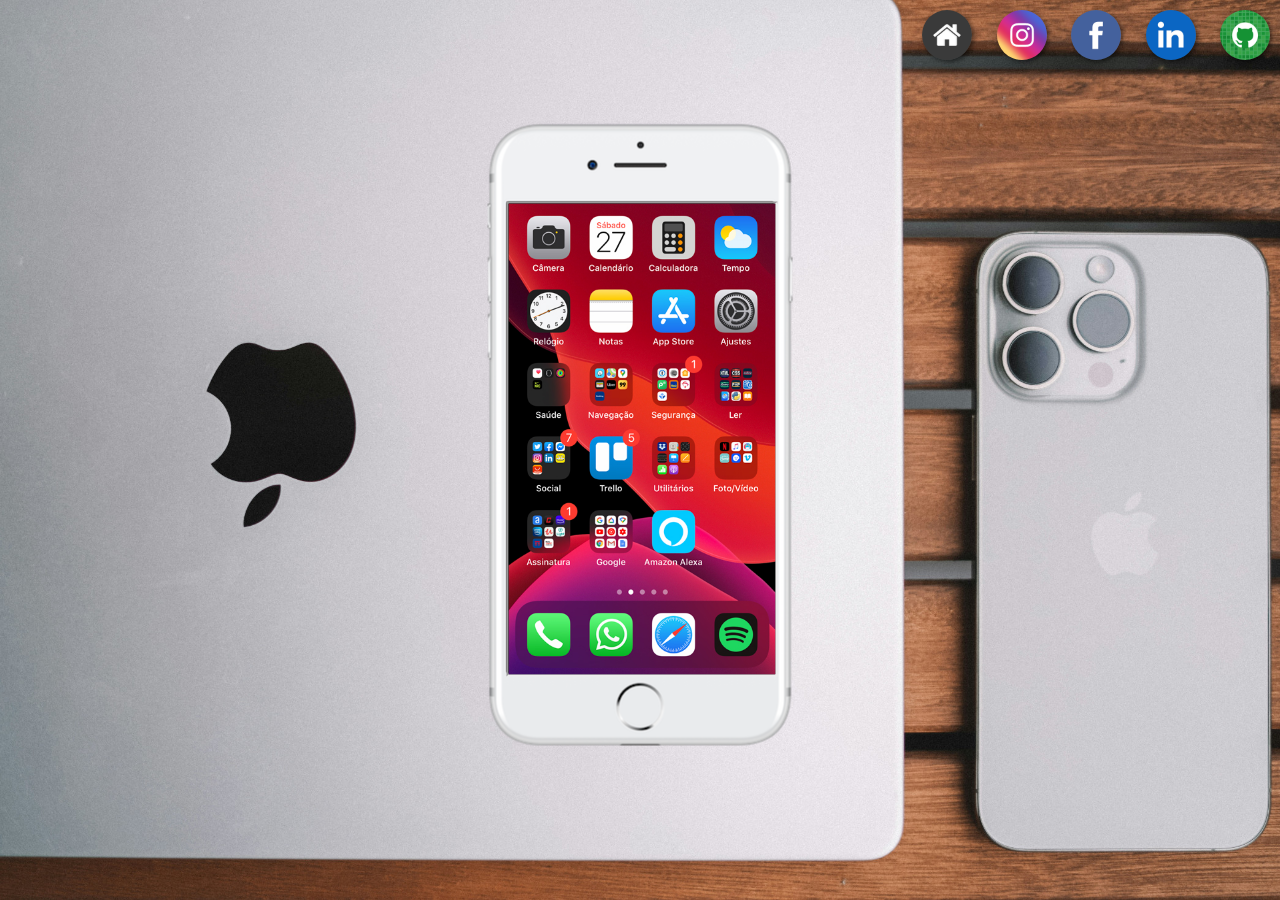
<file: index.html>
<!DOCTYPE html>
<html lang="en">
<head>
    <meta charset="UTF-8">
    <meta name="viewport" content="width=device-width, initial-scale=1.0">
    <title>Prazer,Gabriel</title>
    <link rel="shortcut icon" href="favicon7.ico" type="image/x-icon">
    <link rel="stylesheet" href="estilo/style.css">
</head>
<body>
    <main>
        <section id="telefone">
            <iframe src="home.html" name="tela" id="tela"></iframe>

        </section>
        <section id="redes-sociais">
            <a href="home.html" target="tela"><img src="imagens/Logo/logo-home.jpg" alt="home"></a>
            <a href="instagram.html" target="tela"><img src="imagens/Logo/logo-instagram.jpg" alt="Instagram"></a>
            <a href="facebook.html" target="tela"><img src="imagens/Logo/logo-facebook.jpg" alt="Facebook"></a>
            <a href="linkedin.html" target="tela"><img src="imagens/Logo/logo-linkedin4.jpg" alt="Linkedin"></a>
            <a href="github.html" target="tela"><img src="imagens/Logo/logo-github.jpg" alt="GitHub"></a><br>

        </section>
    </main>
</body>
</html>
</file>
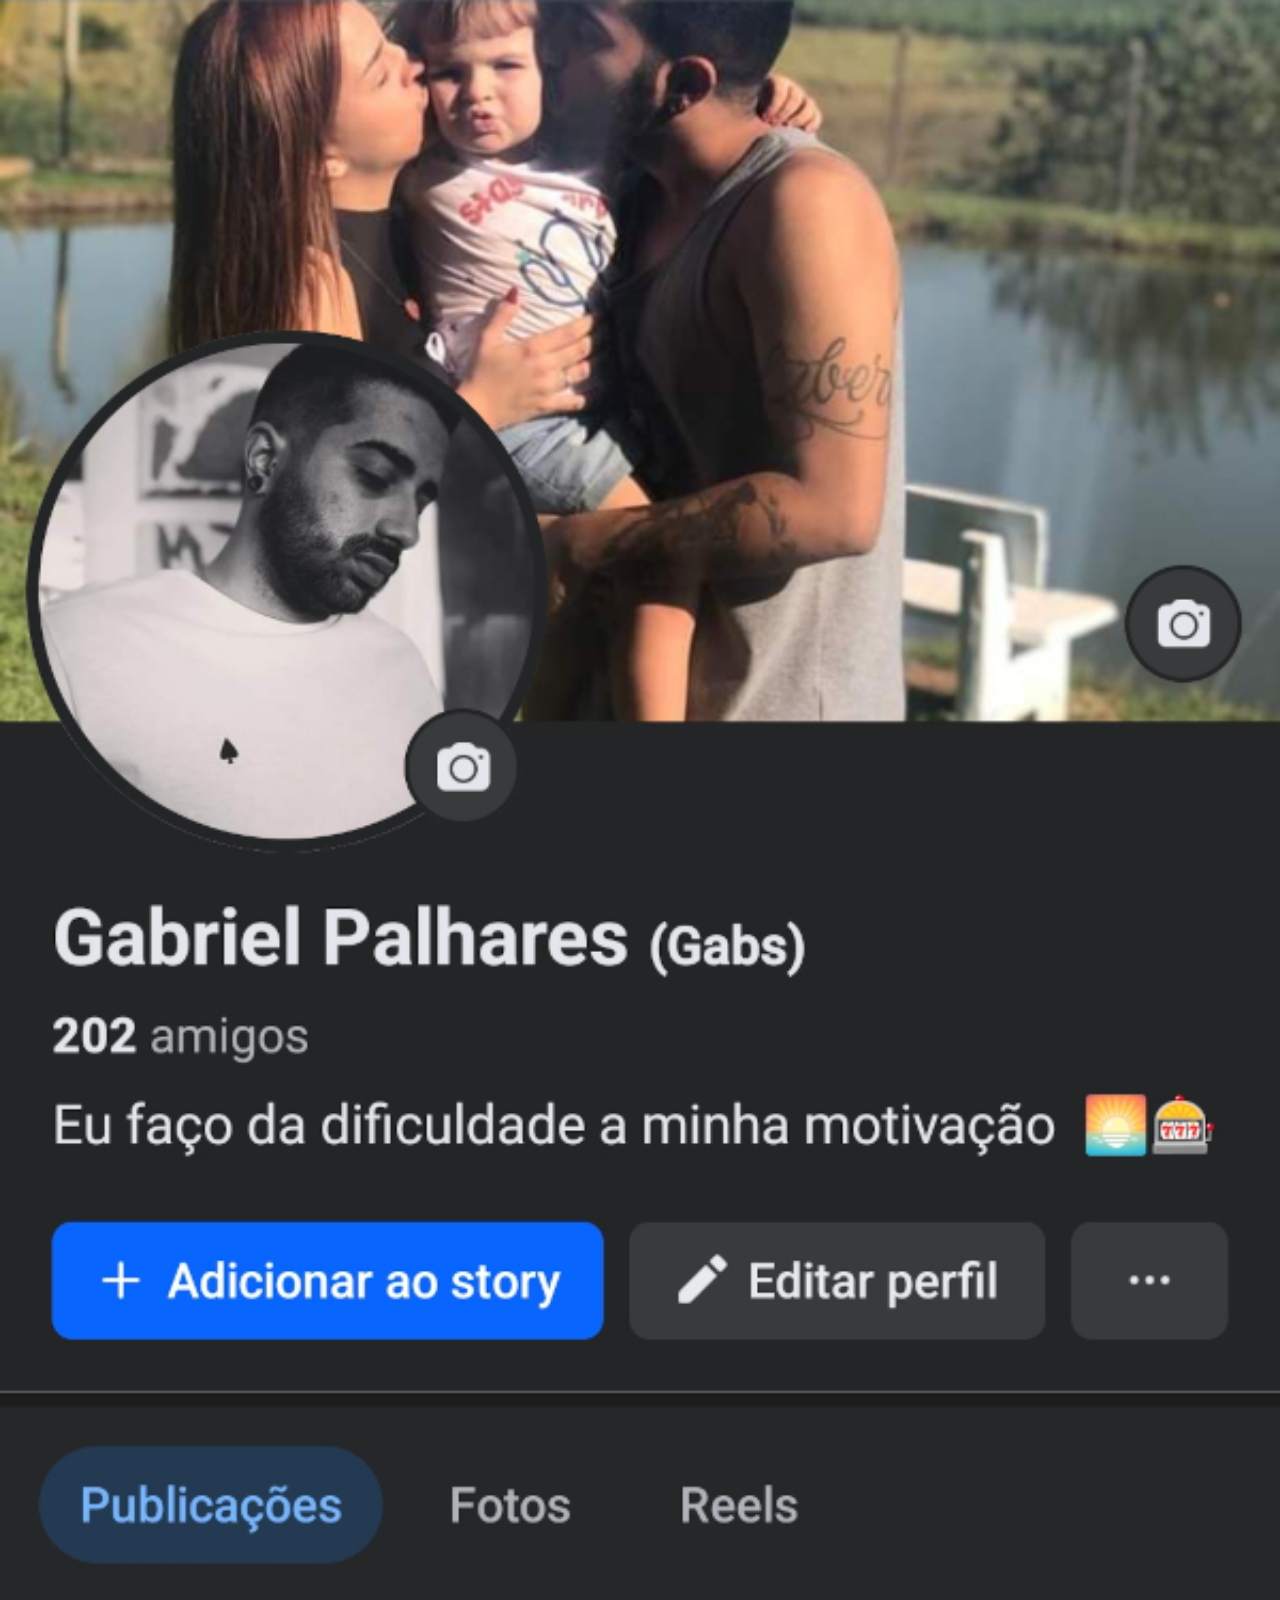
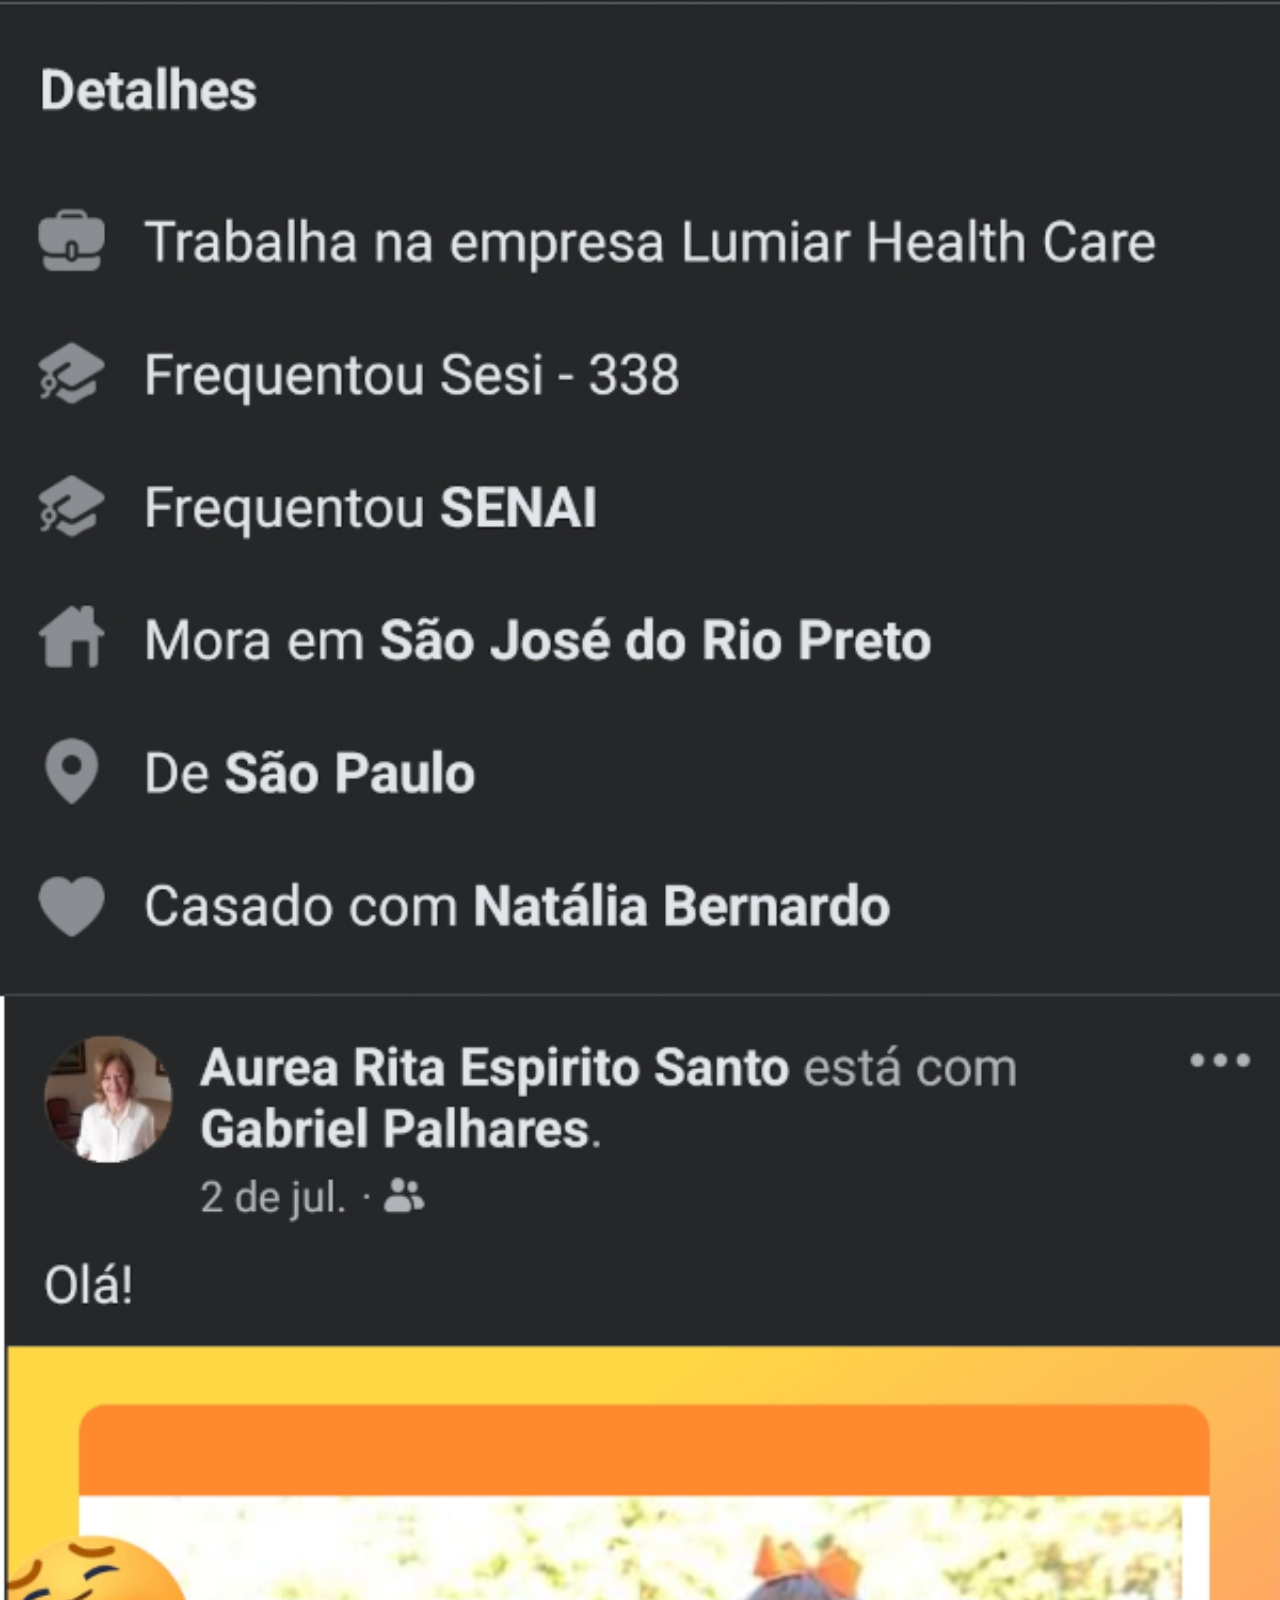
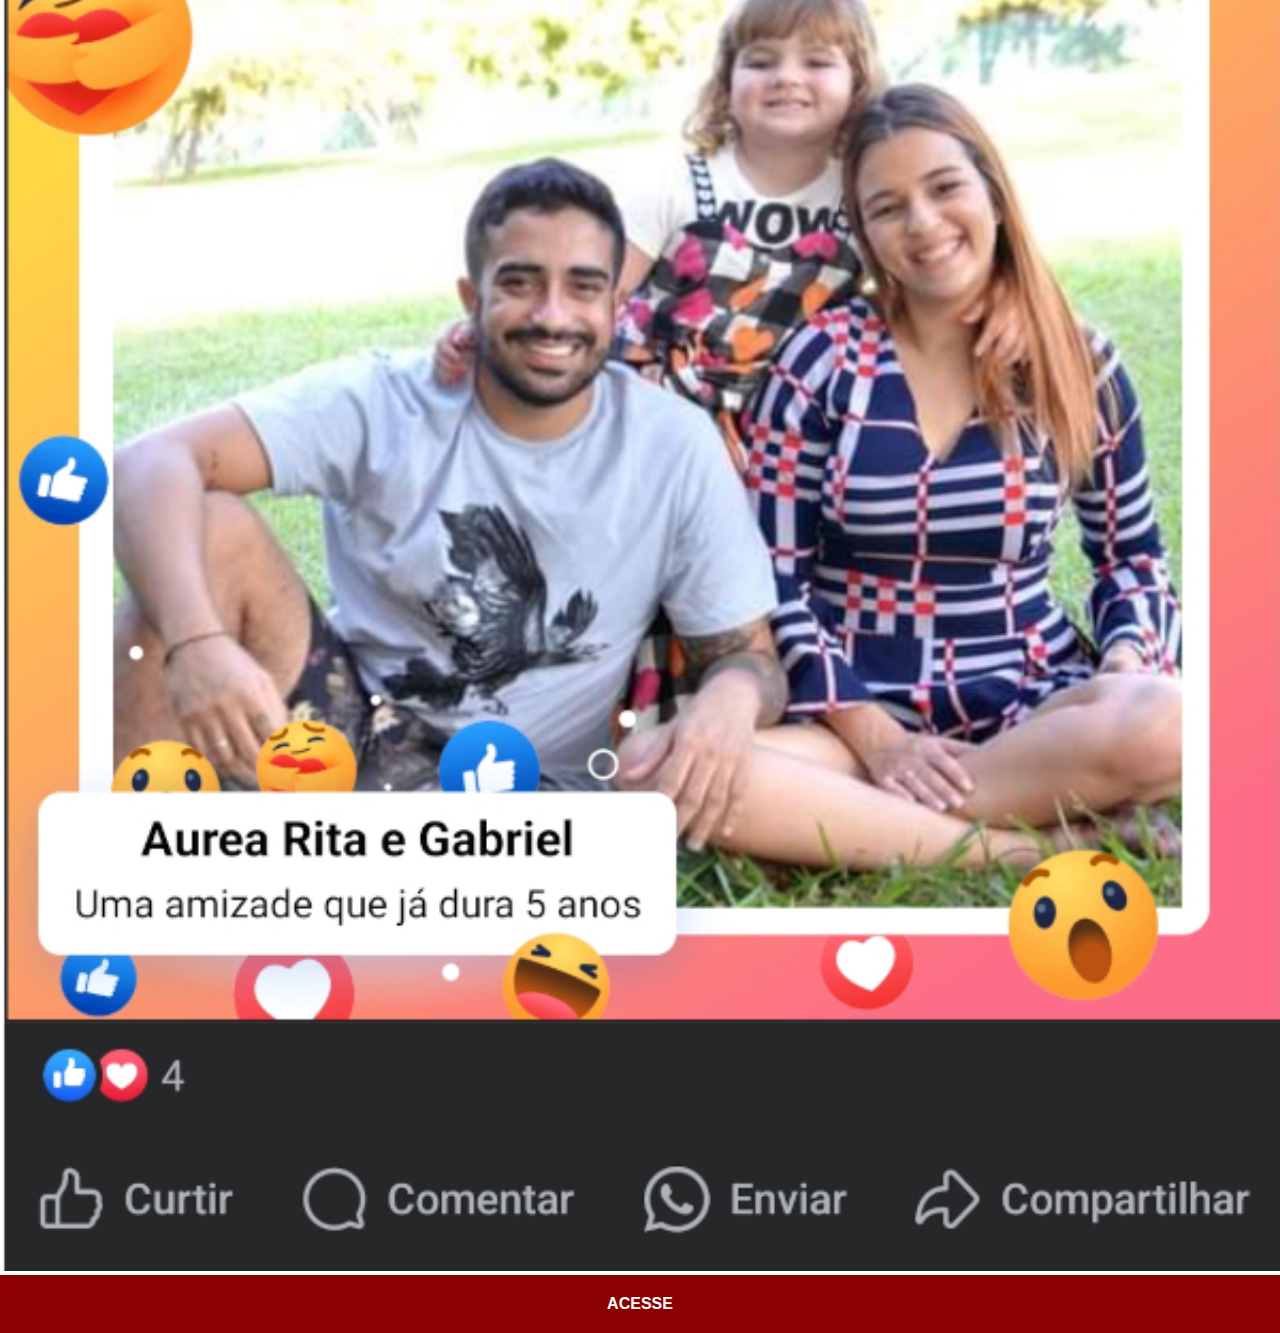
<file: facebook.html>
<!DOCTYPE html>
<html lang="pt-br">
<head>
    <meta charset="UTF-8">
    <meta name="viewport" content="width=device-width, initial-scale=1.0">
    <title>Facebook</title>
    <link rel="stylesheet" href="estilo/social.css">
</head>
<body>
    <img src="imagens/face/telaa-face.jpg" alt="Facebook">
    <a href="https://www.facebook.com/gabriel.palhares.1/" target="_blank">ACESSE</a>
</body>
</html>
</file>
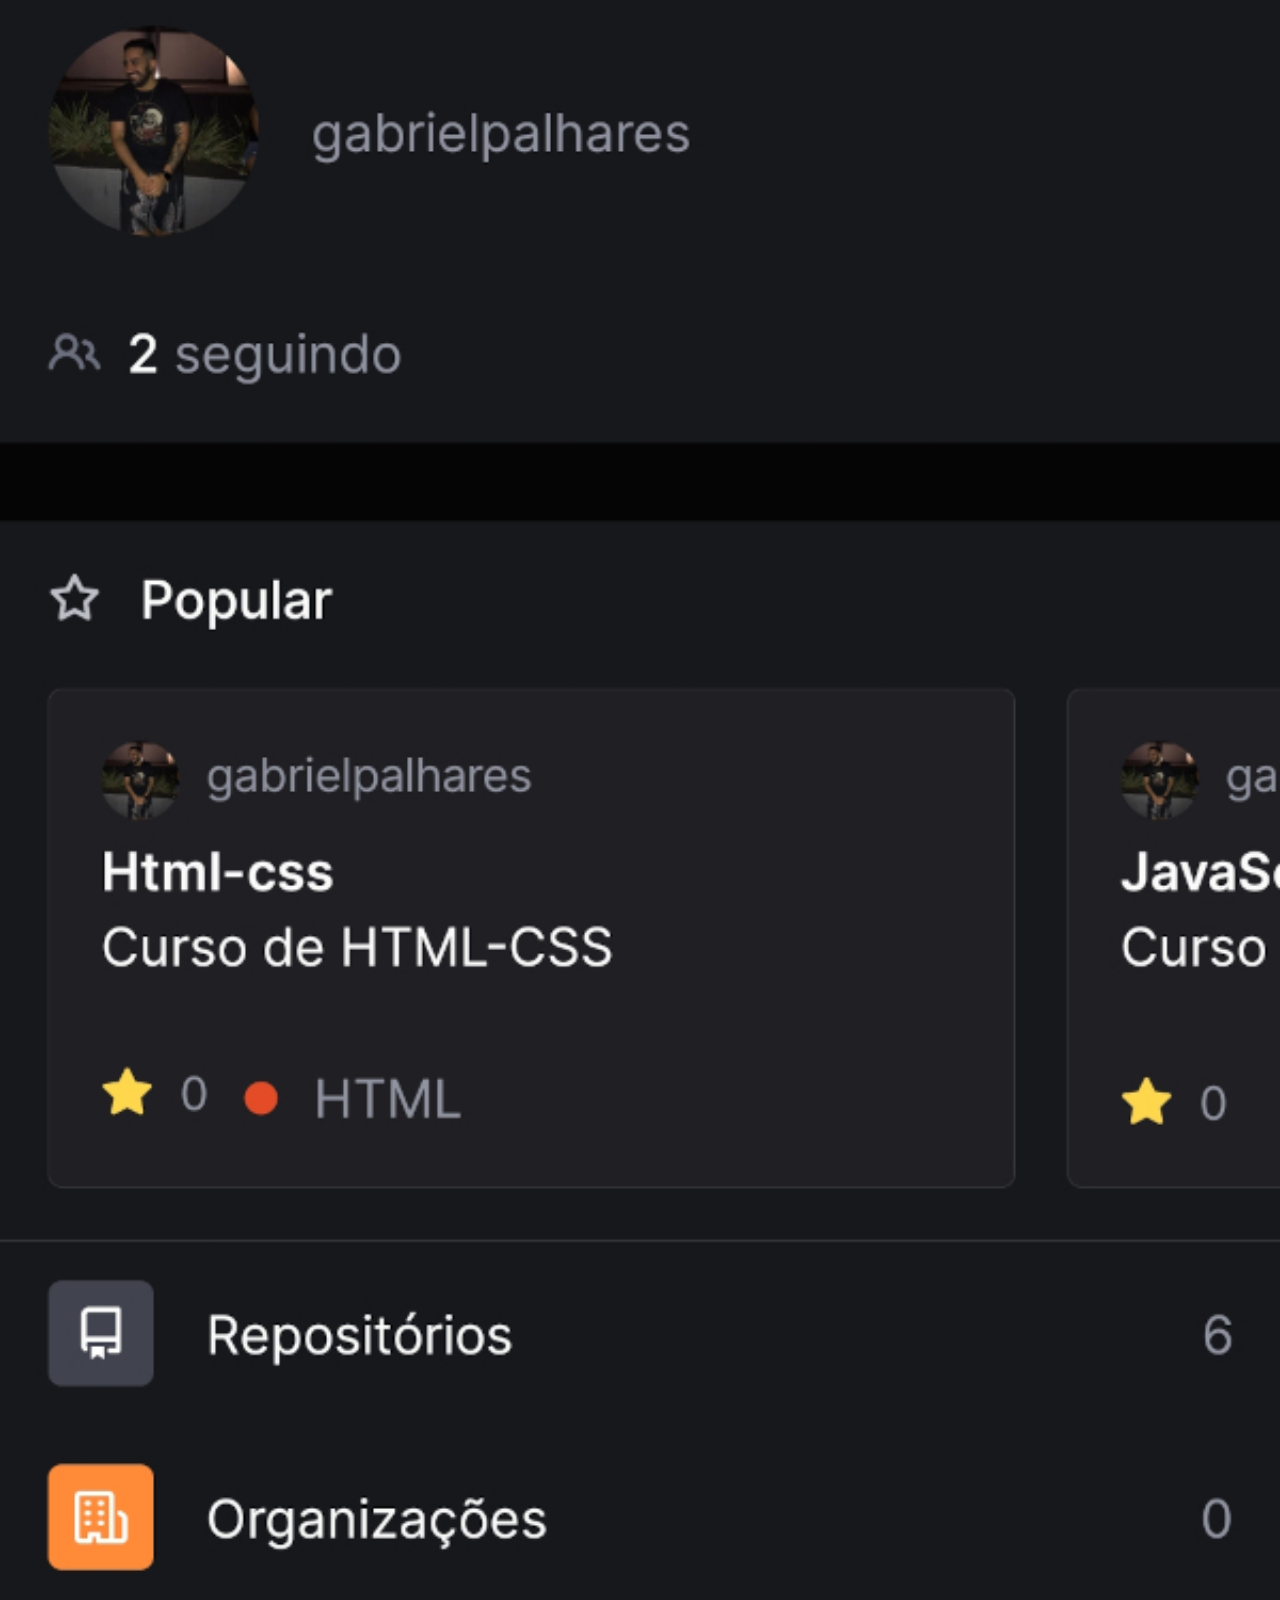
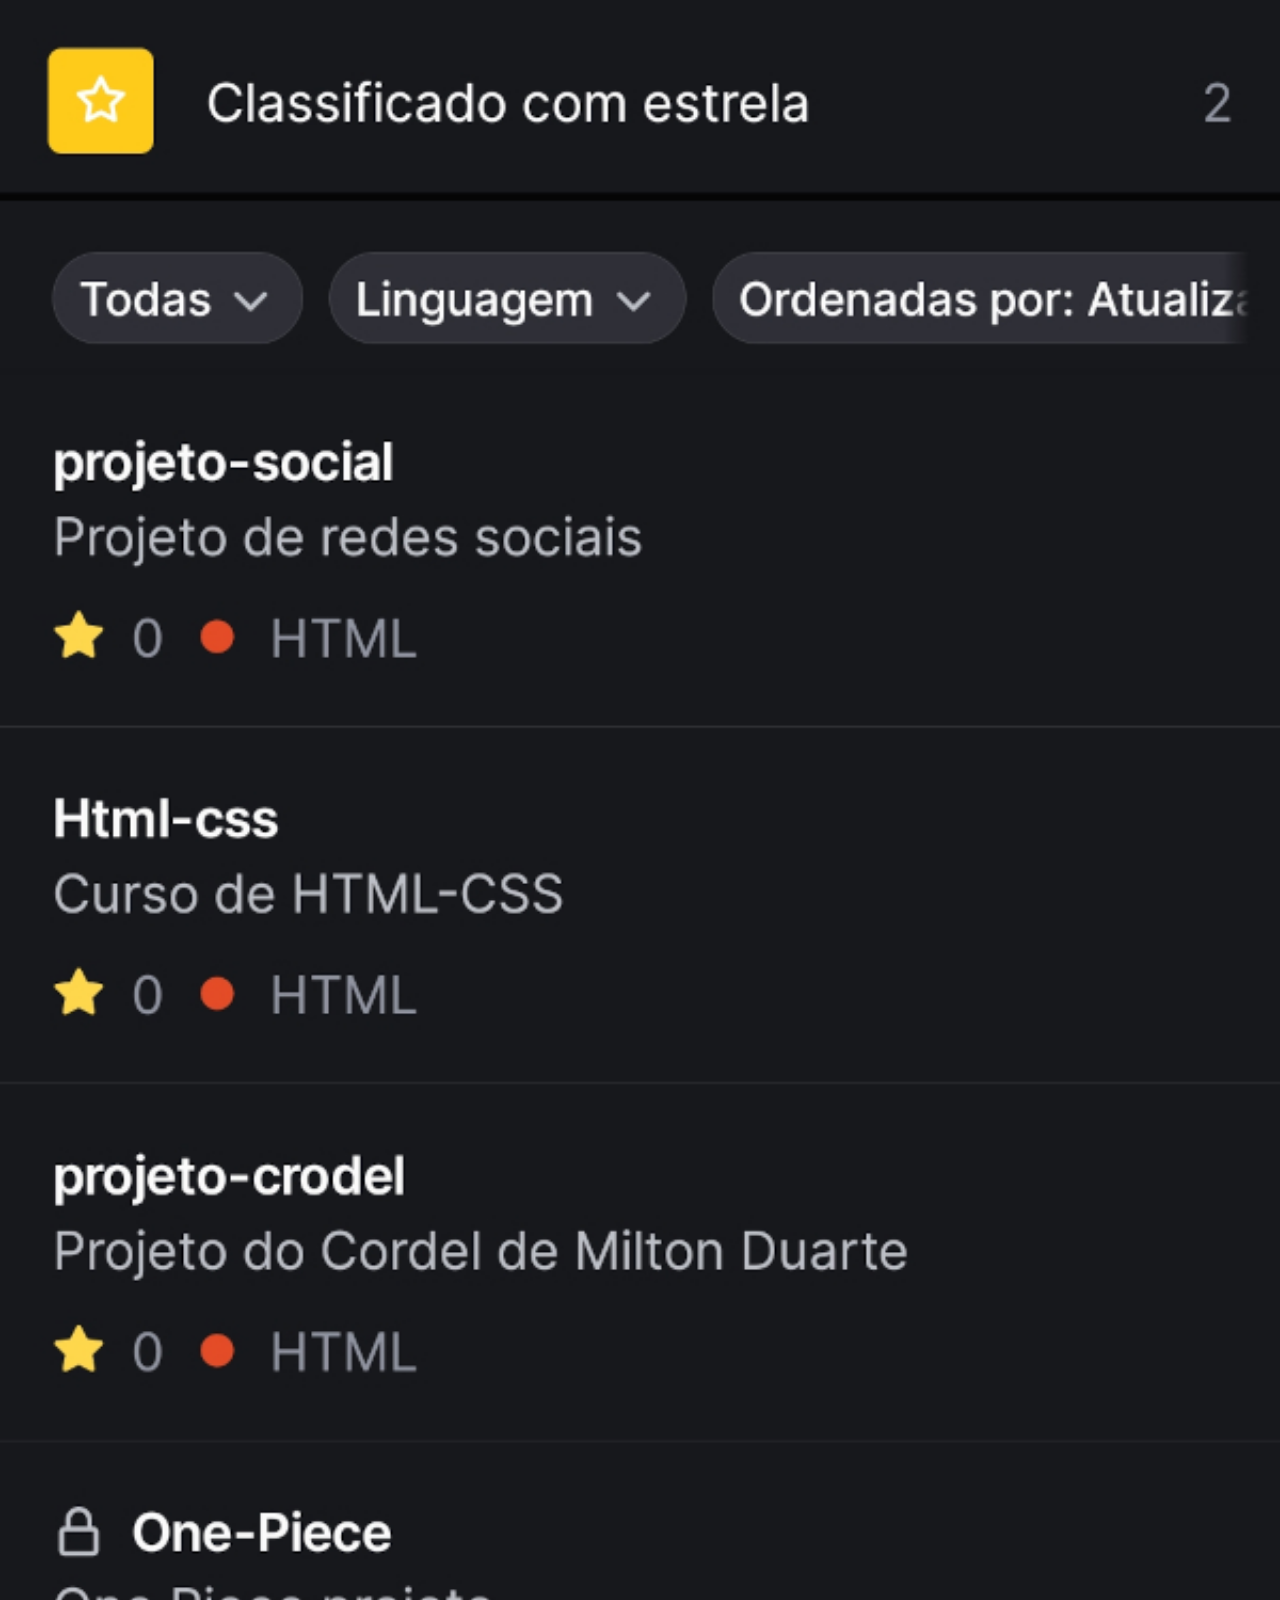
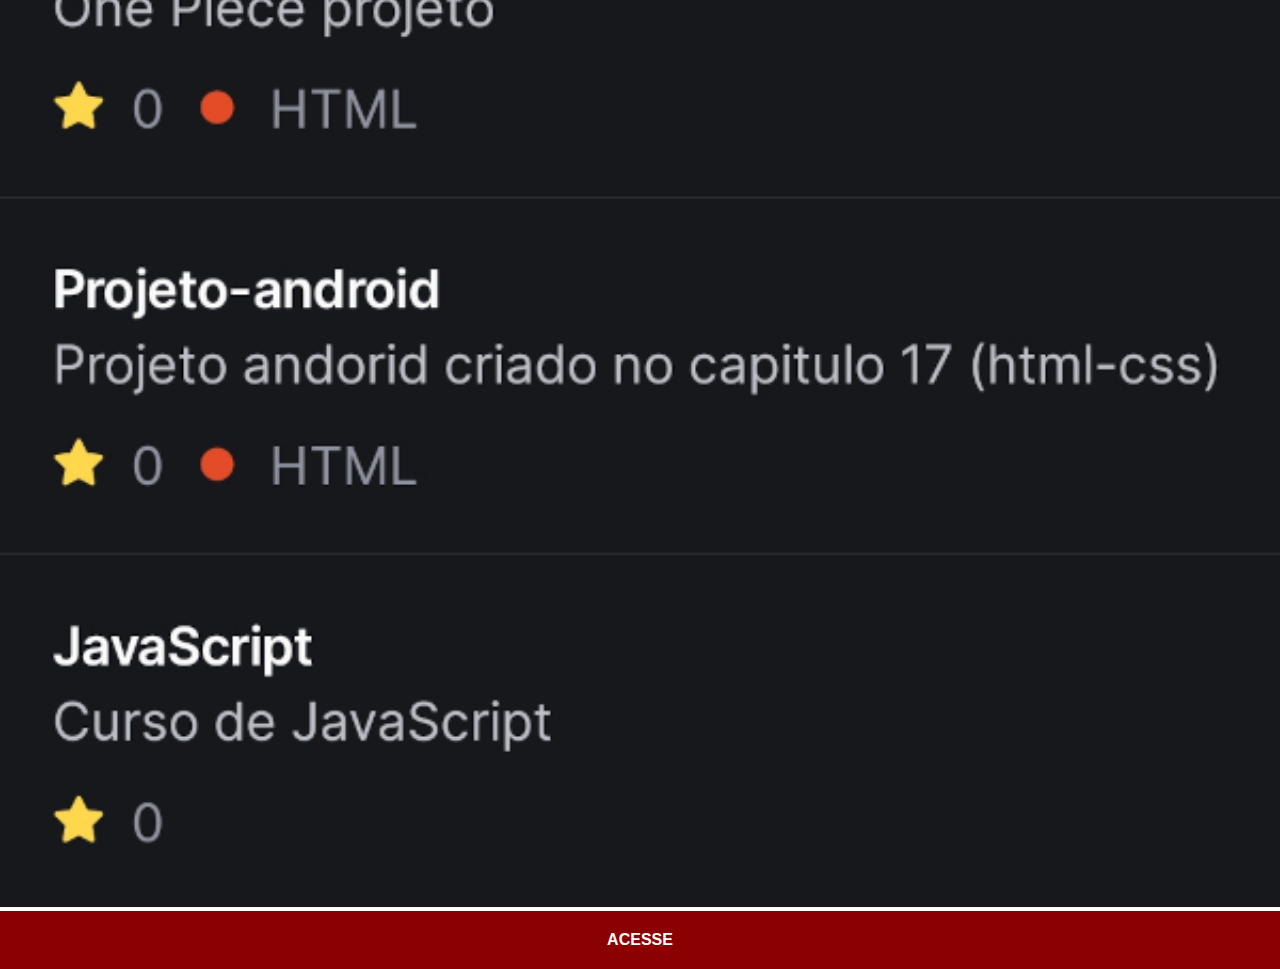
<file: github.html>
<!DOCTYPE html>
<html lang="pt-br">
<head>
    <meta charset="UTF-8">
    <meta name="viewport" content="width=device-width, initial-scale=1.0">
    <title>GitHub</title>
    <link rel="stylesheet" href="estilo/social.css">
</head>
<body>
    <img src="imagens/github/telaa-git.jpg" alt="GitHub">
    <a href="https://github.com/gabrielpalhares" target="_blank">ACESSE</a>
</body>
</html>
</file>
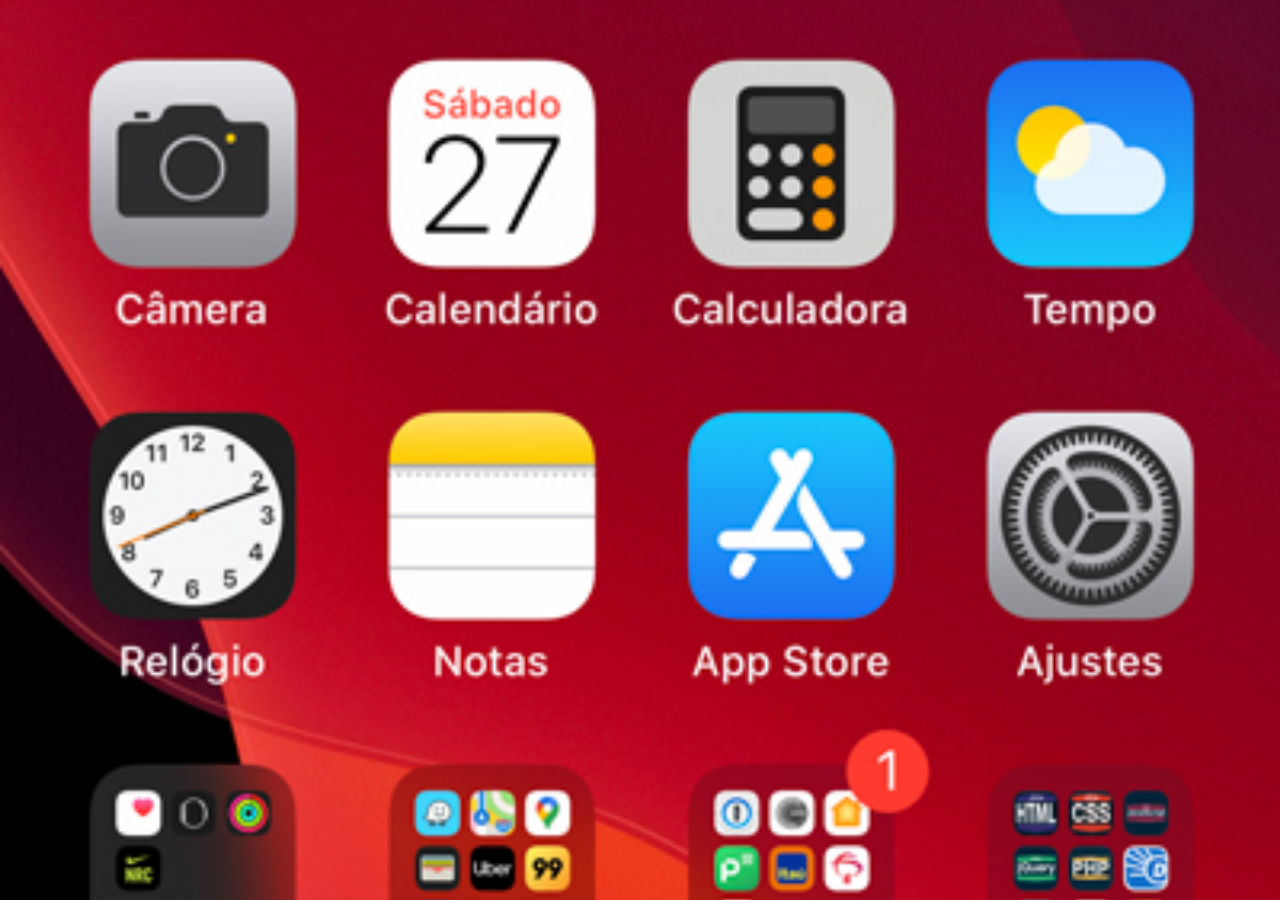
<file: home.html>
<!DOCTYPE html>
<html lang="en">
<head>
    <meta charset="UTF-8">
    <meta name="viewport" content="width=device-width, initial-scale=1.0">
    <title>Home</title>
    <style>
        *{
            margin: 0px;
            padding: 0px;
        }
        body{
            width: 100vw;
            height: 100vh;
            background: black url(imagens/tela-home.jpg) no-repeat  center top;
            background-size: cover;
        }
    </style>
</head>
<body>
    
</body>
</html>
</file>
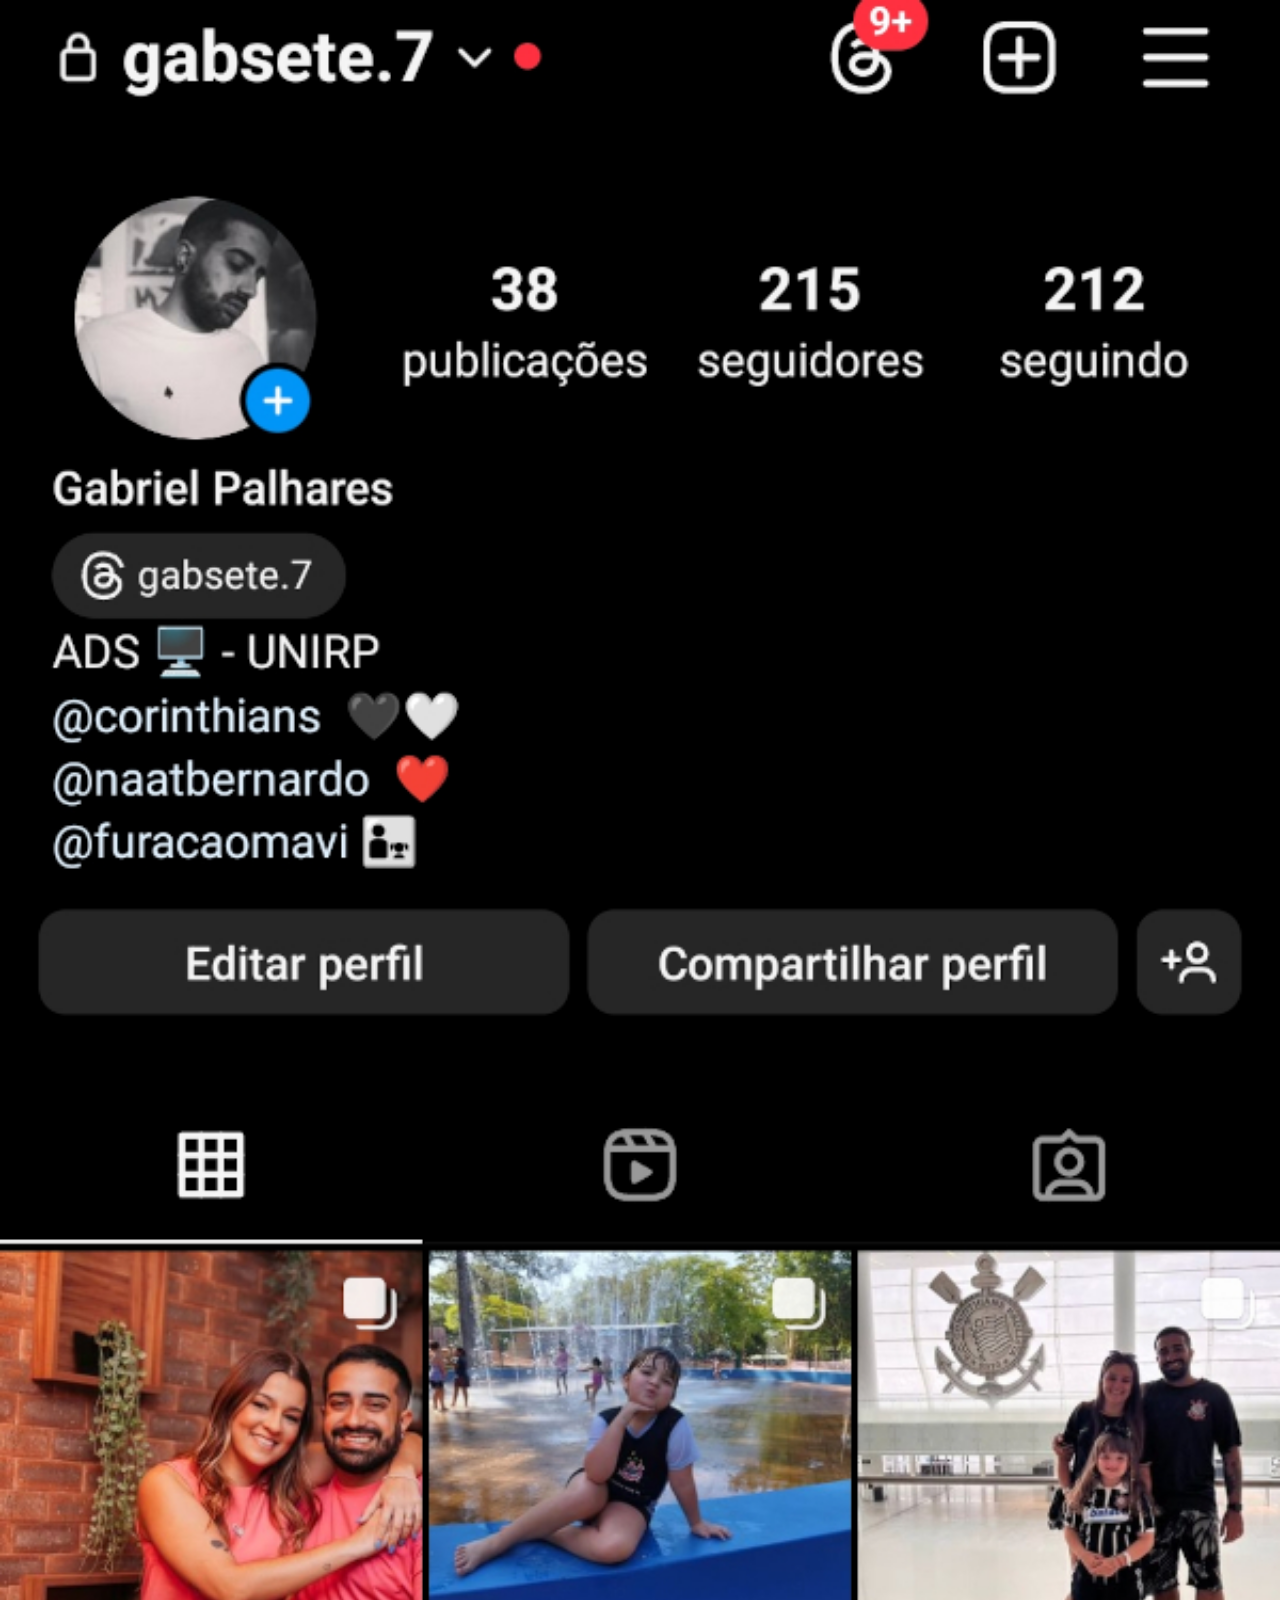
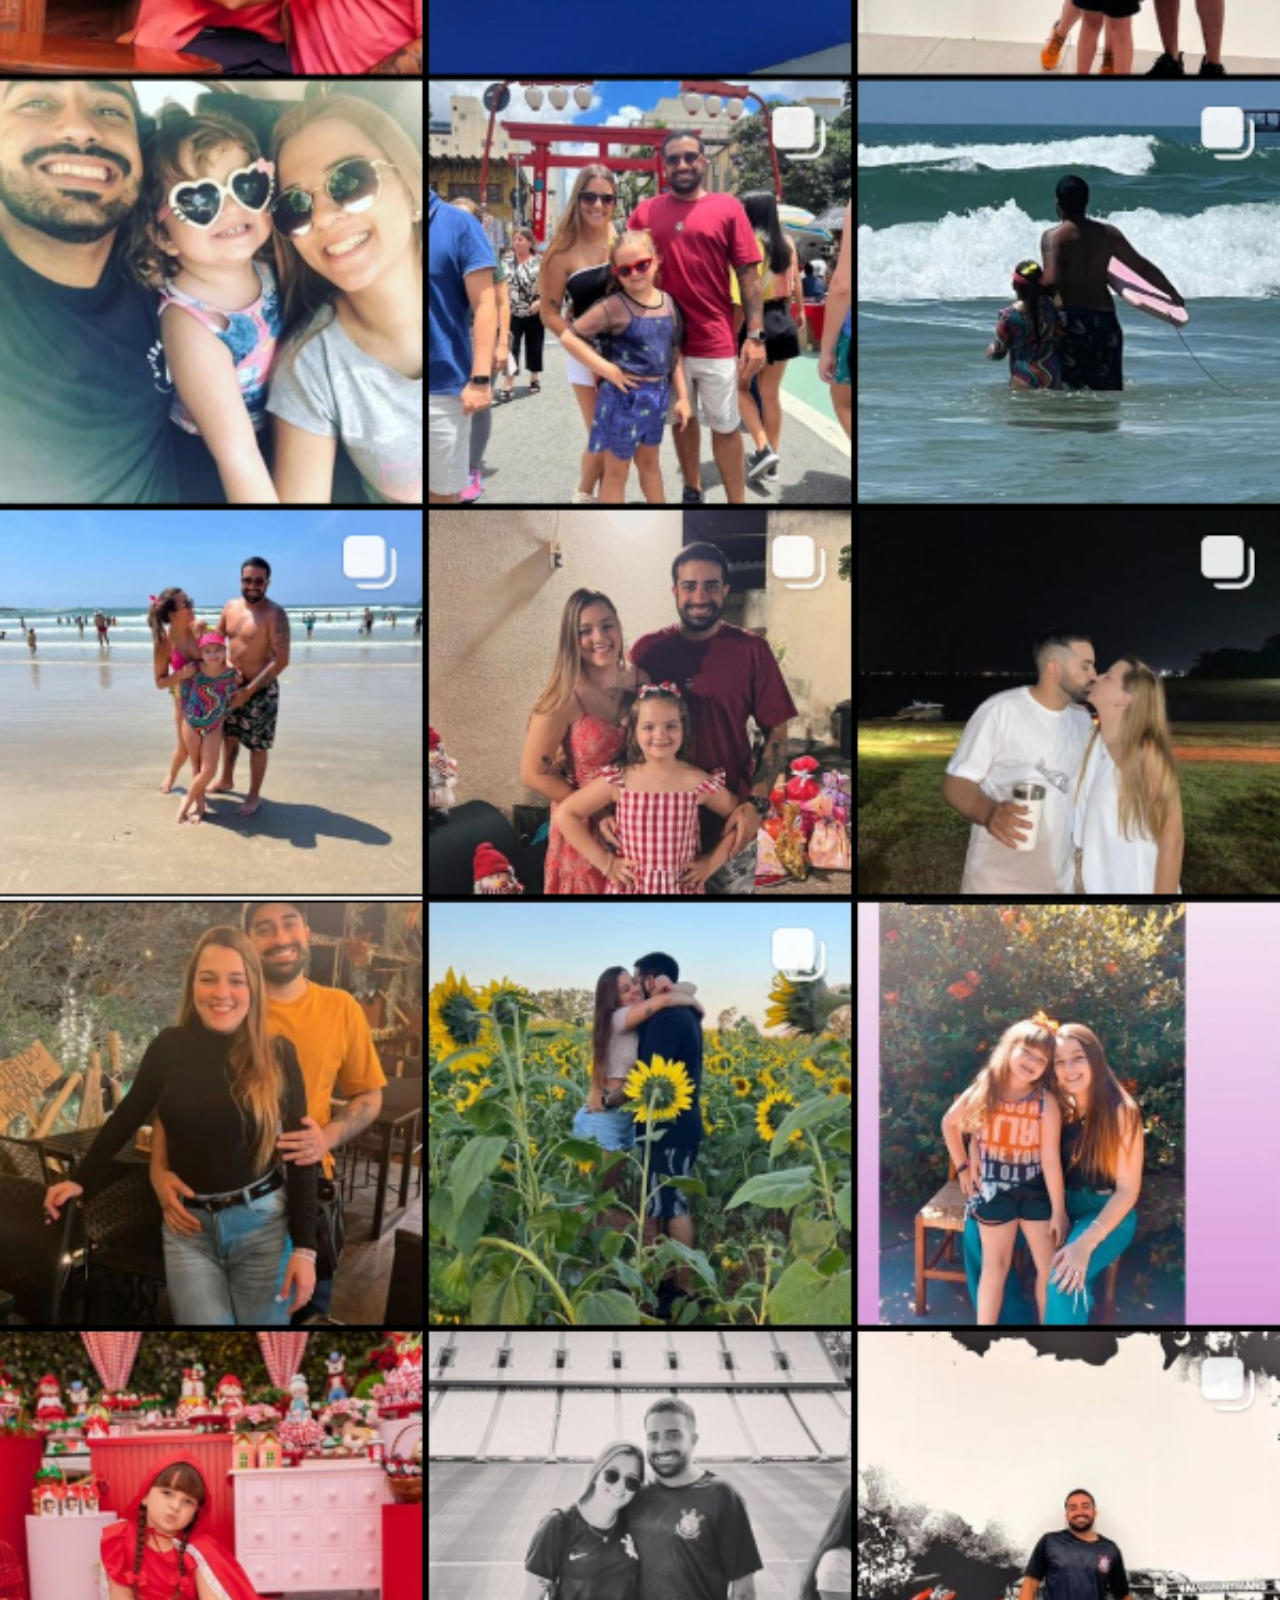
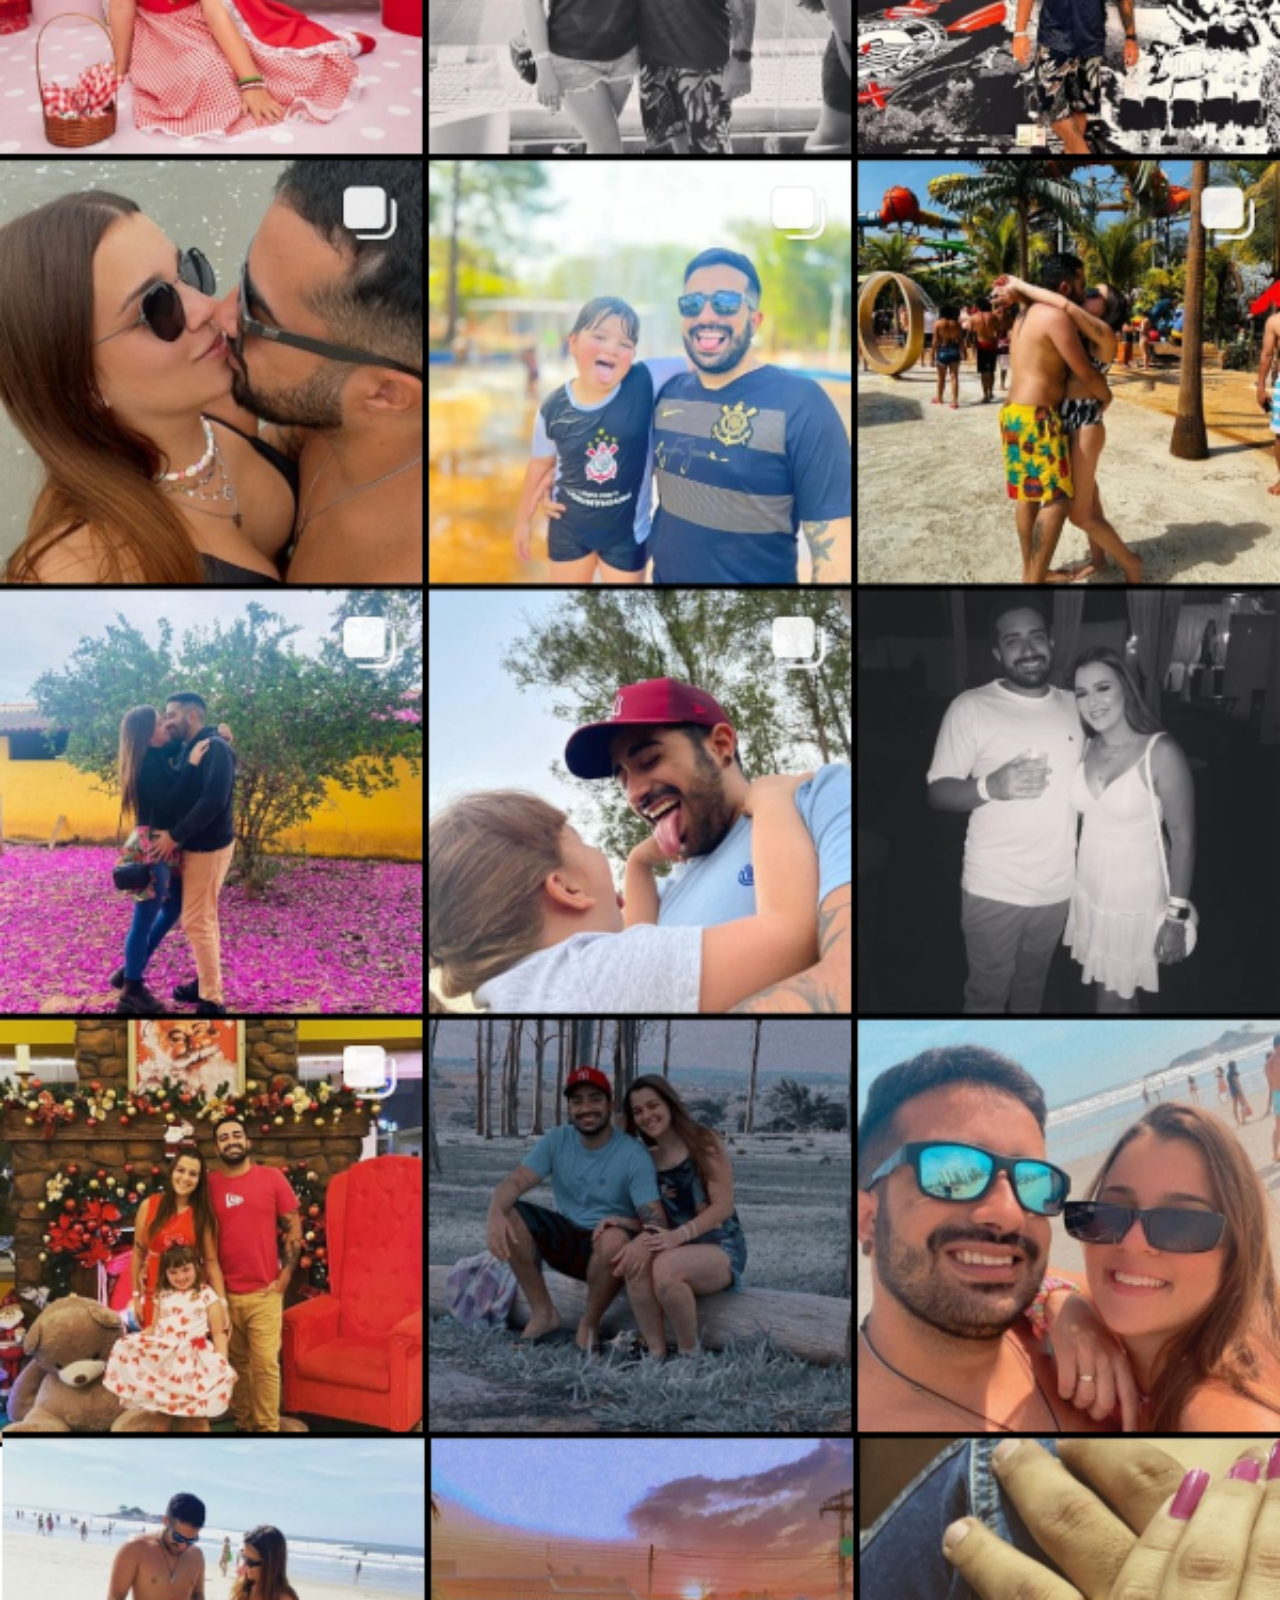
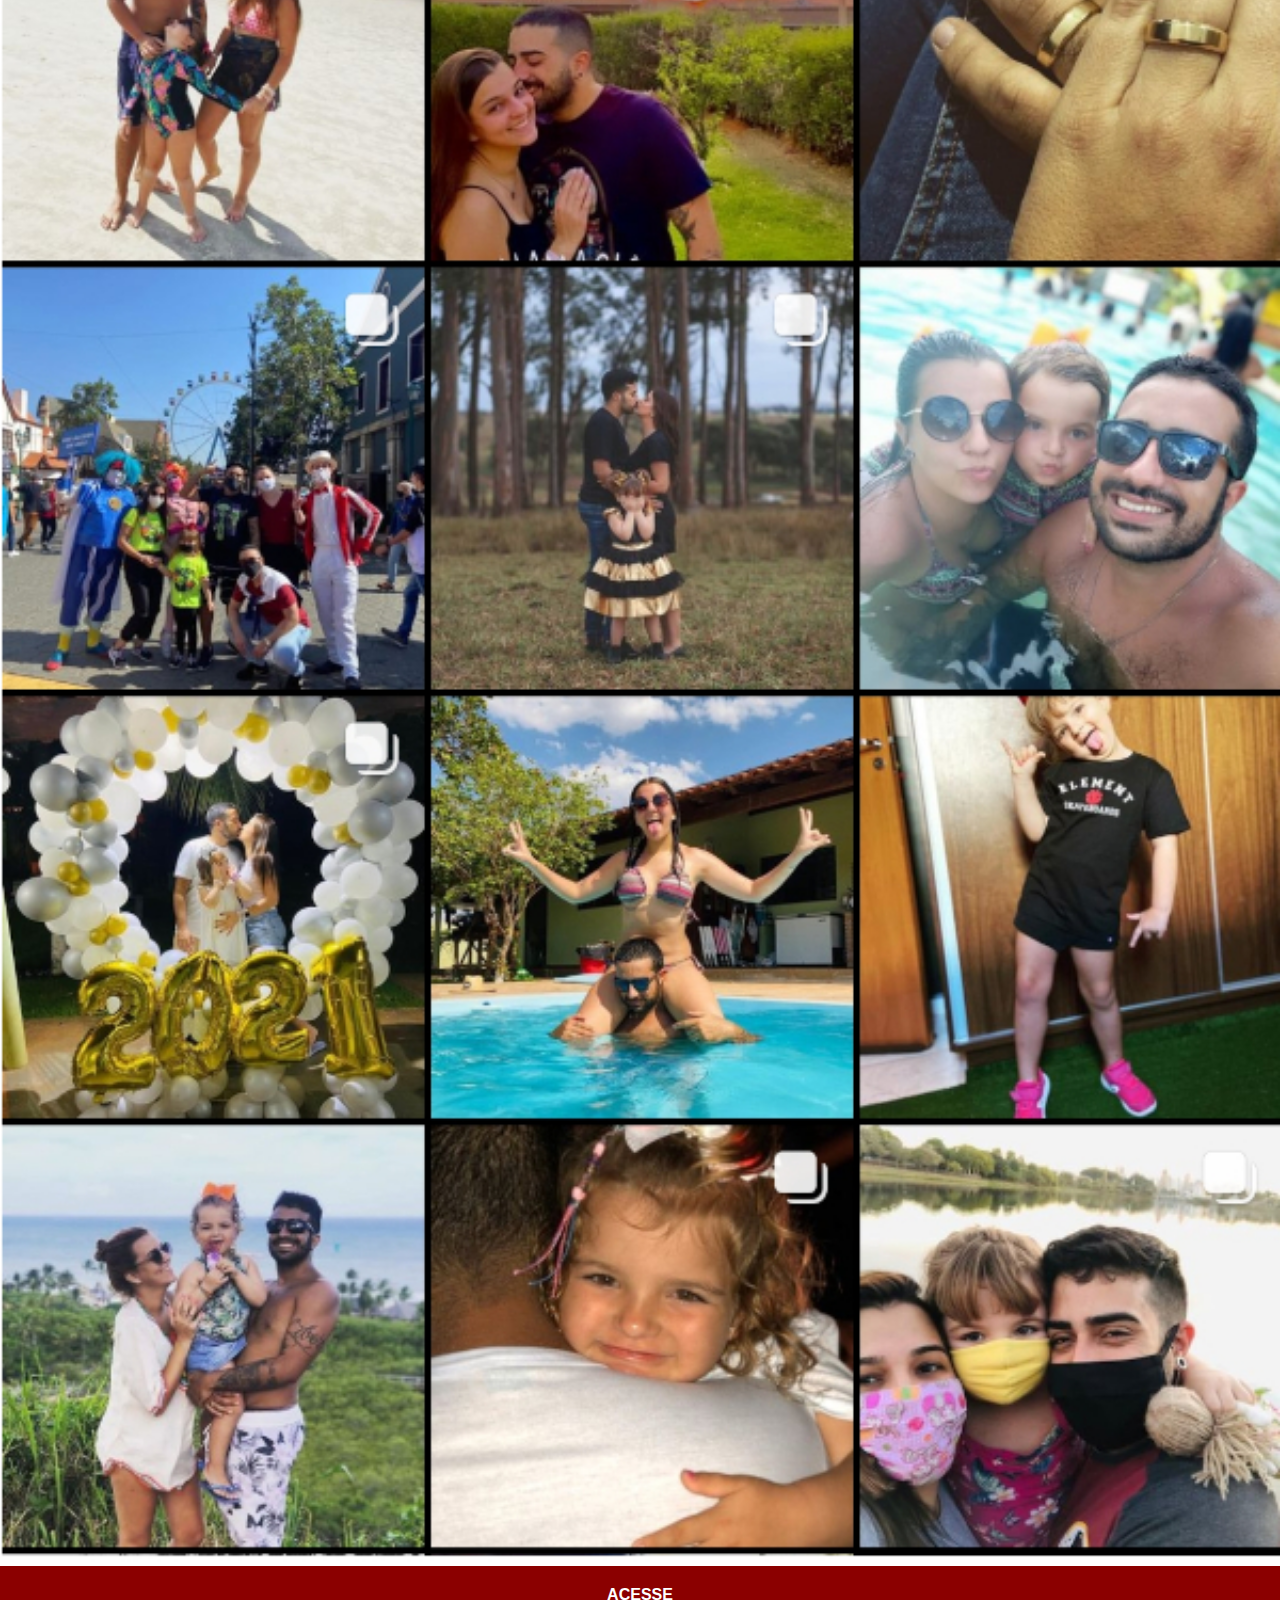
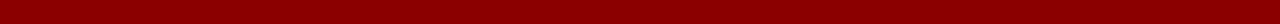
<file: instagram.html>
<!DOCTYPE html>
<html lang="en">
<head>
    <meta charset="UTF-8">
    <meta name="viewport" content="width=device-width, initial-scale=1.0">
    <title>Instagram</title>
    <link rel="stylesheet" href="estilo/social.css">
</head>
<body>
    <img src="imagens/Instagram/telaa-insta.jpg" alt="Instagram">
    <a href="https://www.instagram.com/gabsete.7?igsh=bGV2Zm9ieHVuZWxw" target="_blank">ACESSE</a>
</body>
</html>
</file>
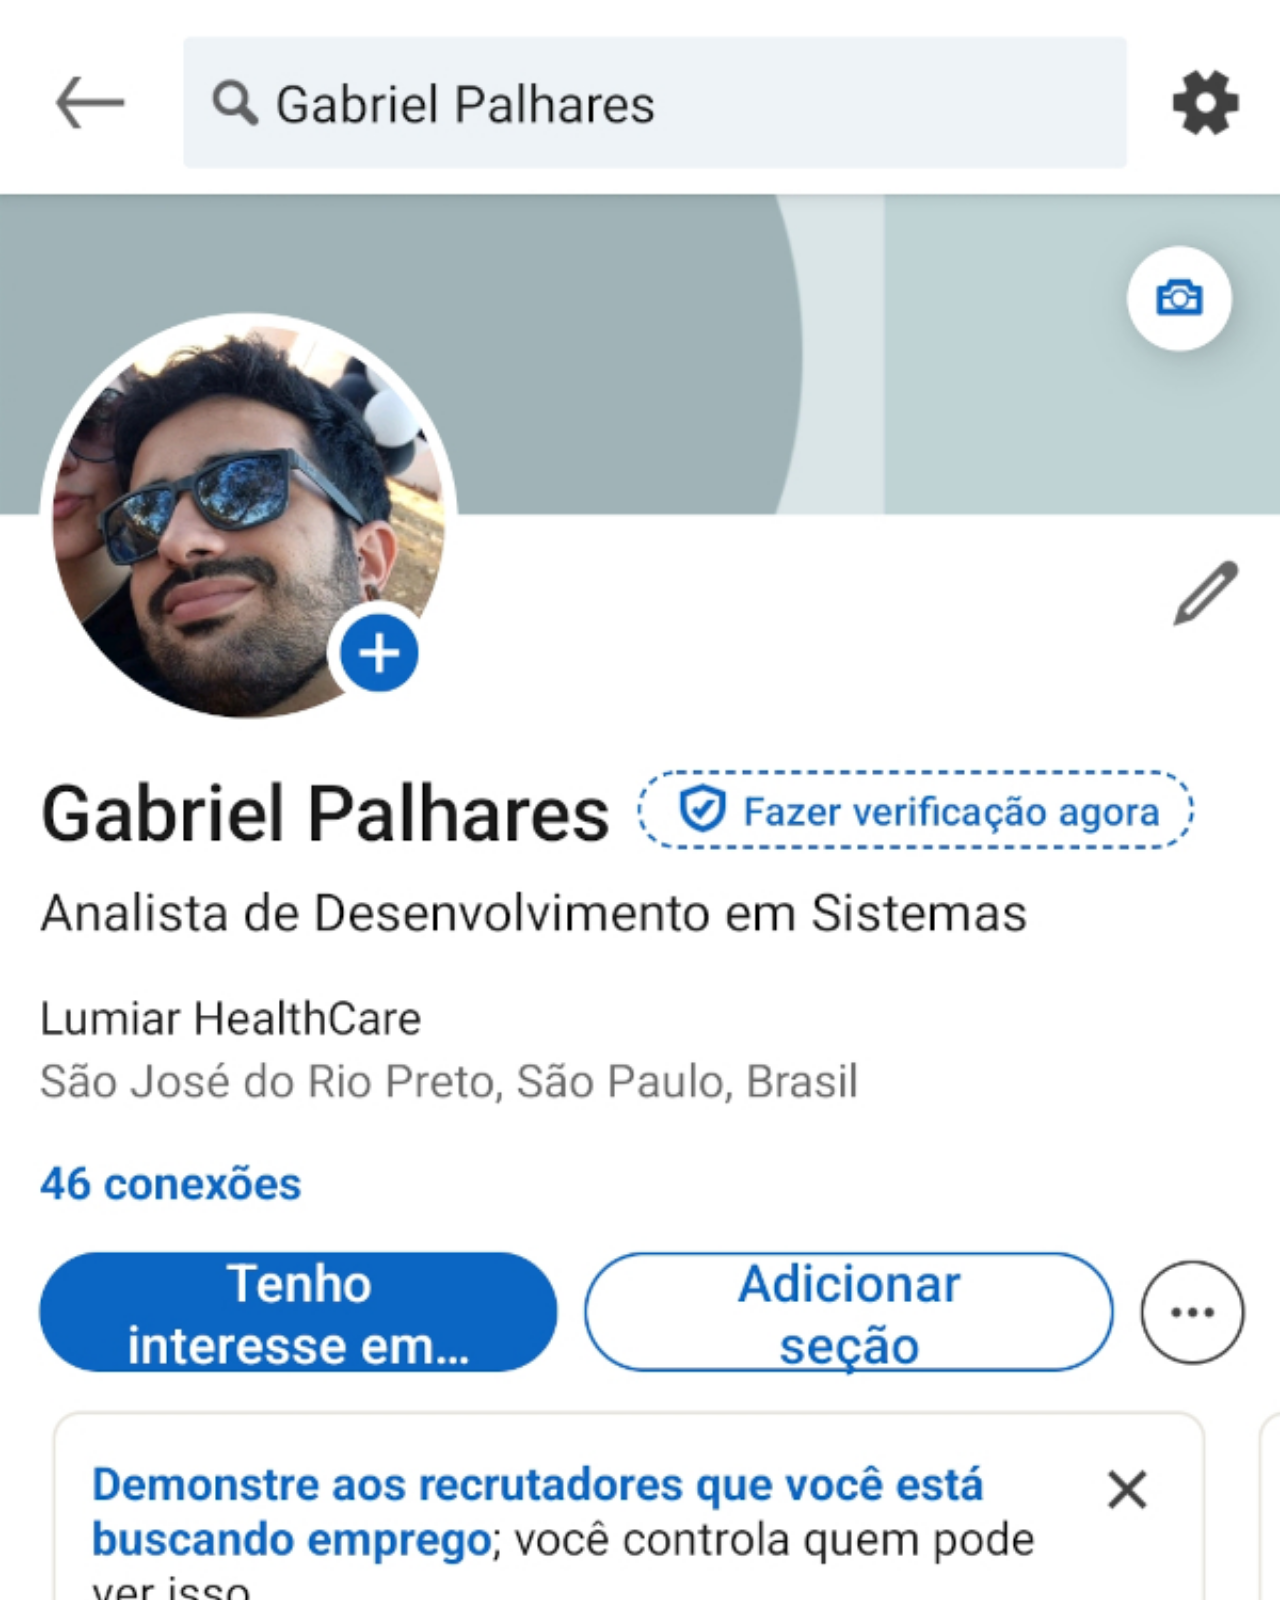
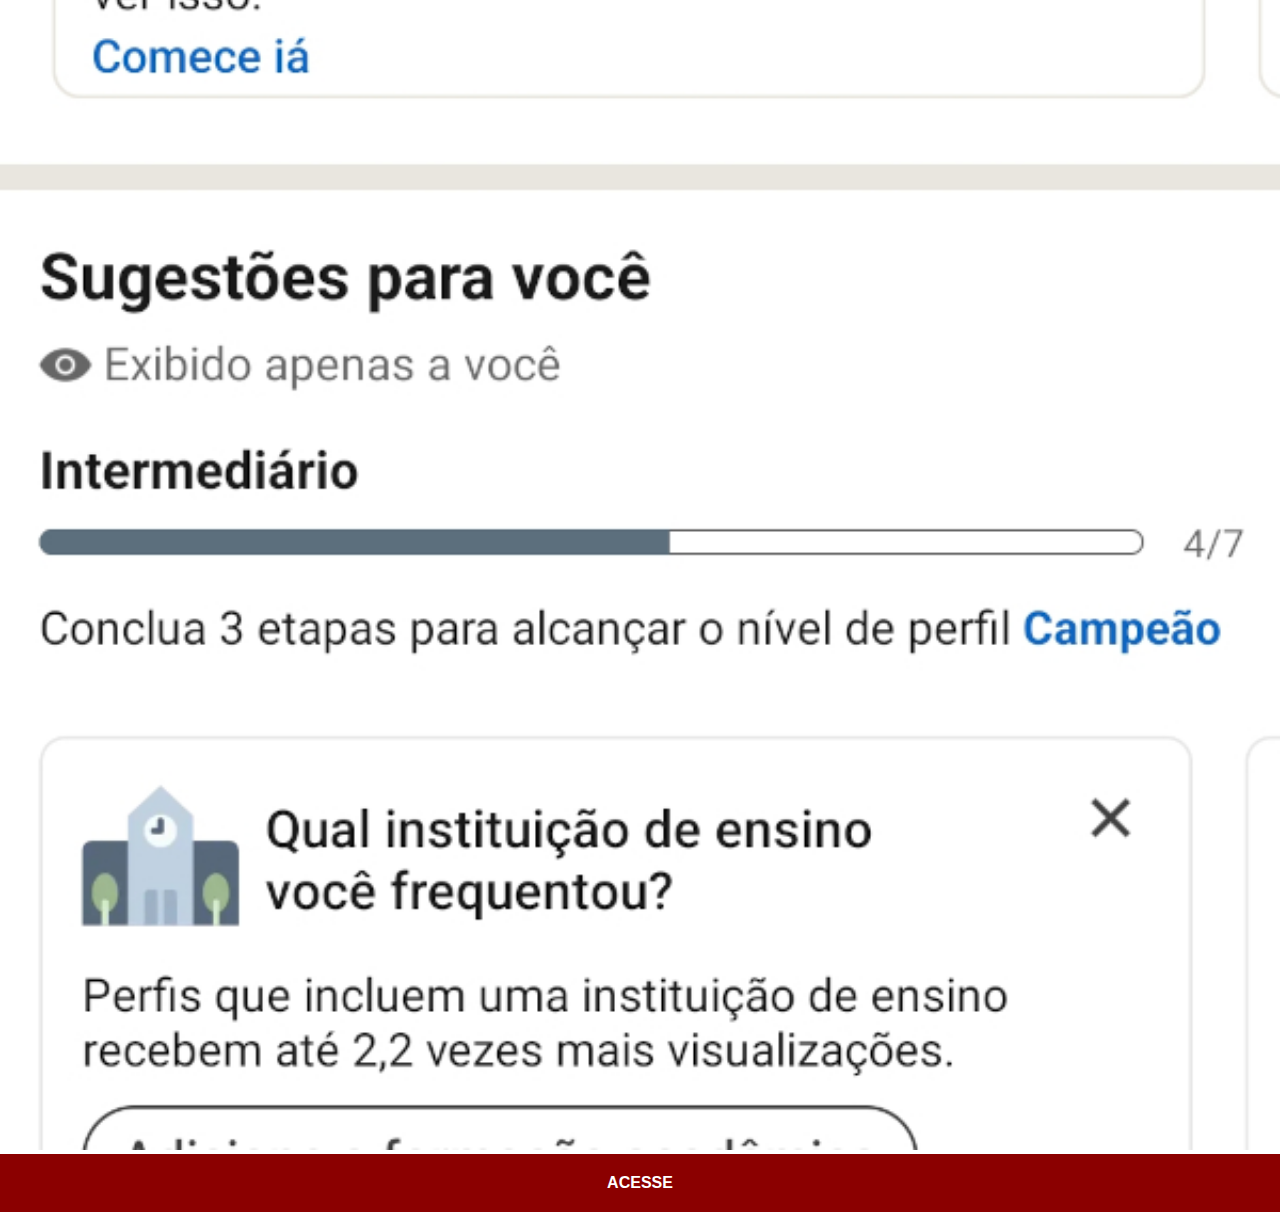
<file: linkedin.html>
<!DOCTYPE html>
<html lang="pt-br">
<head>
    <meta charset="UTF-8">
    <meta name="viewport" content="width=device-width, initial-scale=1.0">
    <title>Linkedin</title>
    <link rel="stylesheet" href="estilo/social.css">
</head>
<body>
    <img src="imagens/Linkedin/linkedin1.jpg" alt="Linkedin">
    <a href="https://www.facebook.com/gabriel.palhares.1/" target="_blank">ACESSE</a>
</body>
</html>
</file>
<file: estilo/style.css>
@charset "UFT-8";

*{
 padding: 0px;
 margin: 0px;
 font-family: Arial, Helvetica, sans-serif;
}

html, body{
    height: 100vh;
    width: 100vw;
    background-color: black;
}

body{
    background: url(../imagens/fundo2.jpg) no-repeat center;
    background-size: cover;
    background-attachment: fixed;
}
main{
    height: 100vh;
    position: relative;
}

section#telefone{
    position: absolute;
    top: 50%;
    left: 50%;
    transform: translate(-50%, -50%);
    height: 657px;
    width: 311px;

    background: url(../imagens/frame-iphone.png) no-repeat;
}
iframe#tela{
    position: relative;
    top: 80px;
    left: 22px;
    width: 267px;
    height: 471px;
}
section#redes-sociais{
    text-align: right;
}
section#redes-sociais img{
    width: 50px;
    margin: 10px;
    border-radius: 50%;
    box-shadow: 2px 2px 5px rgba(0, 0, 0, 0.541);
    box-sizing: border-box;
}
section#redes-sociais img:hover{
    border: 3px solid rgba(255, 255, 255, 0.637);
    transform: translate(-3px, -3px);
    box-shadow: 5px 5px 10px black;
    transition: transform 0.5s, border 0.5s;
}
</file>
<file: estilo/social.css>
@charset "UTF-8";


*{
    margin: 0px;
    padding: 0px;
    font-family: Arial, Helvetica, sans-serif;
  }

 ::-webkit-scrollbar{
    width: 0px;
    height: 0px;
}

img{
    width: 100vw;
}
a{
    display: block;
    background-color: darkred;
    padding: 20px;
    text-align: center;
    font-weight: bolder;
    text-decoration: none;
    color: white;
}
a:hover{
    background-color: red;
}
</file>
